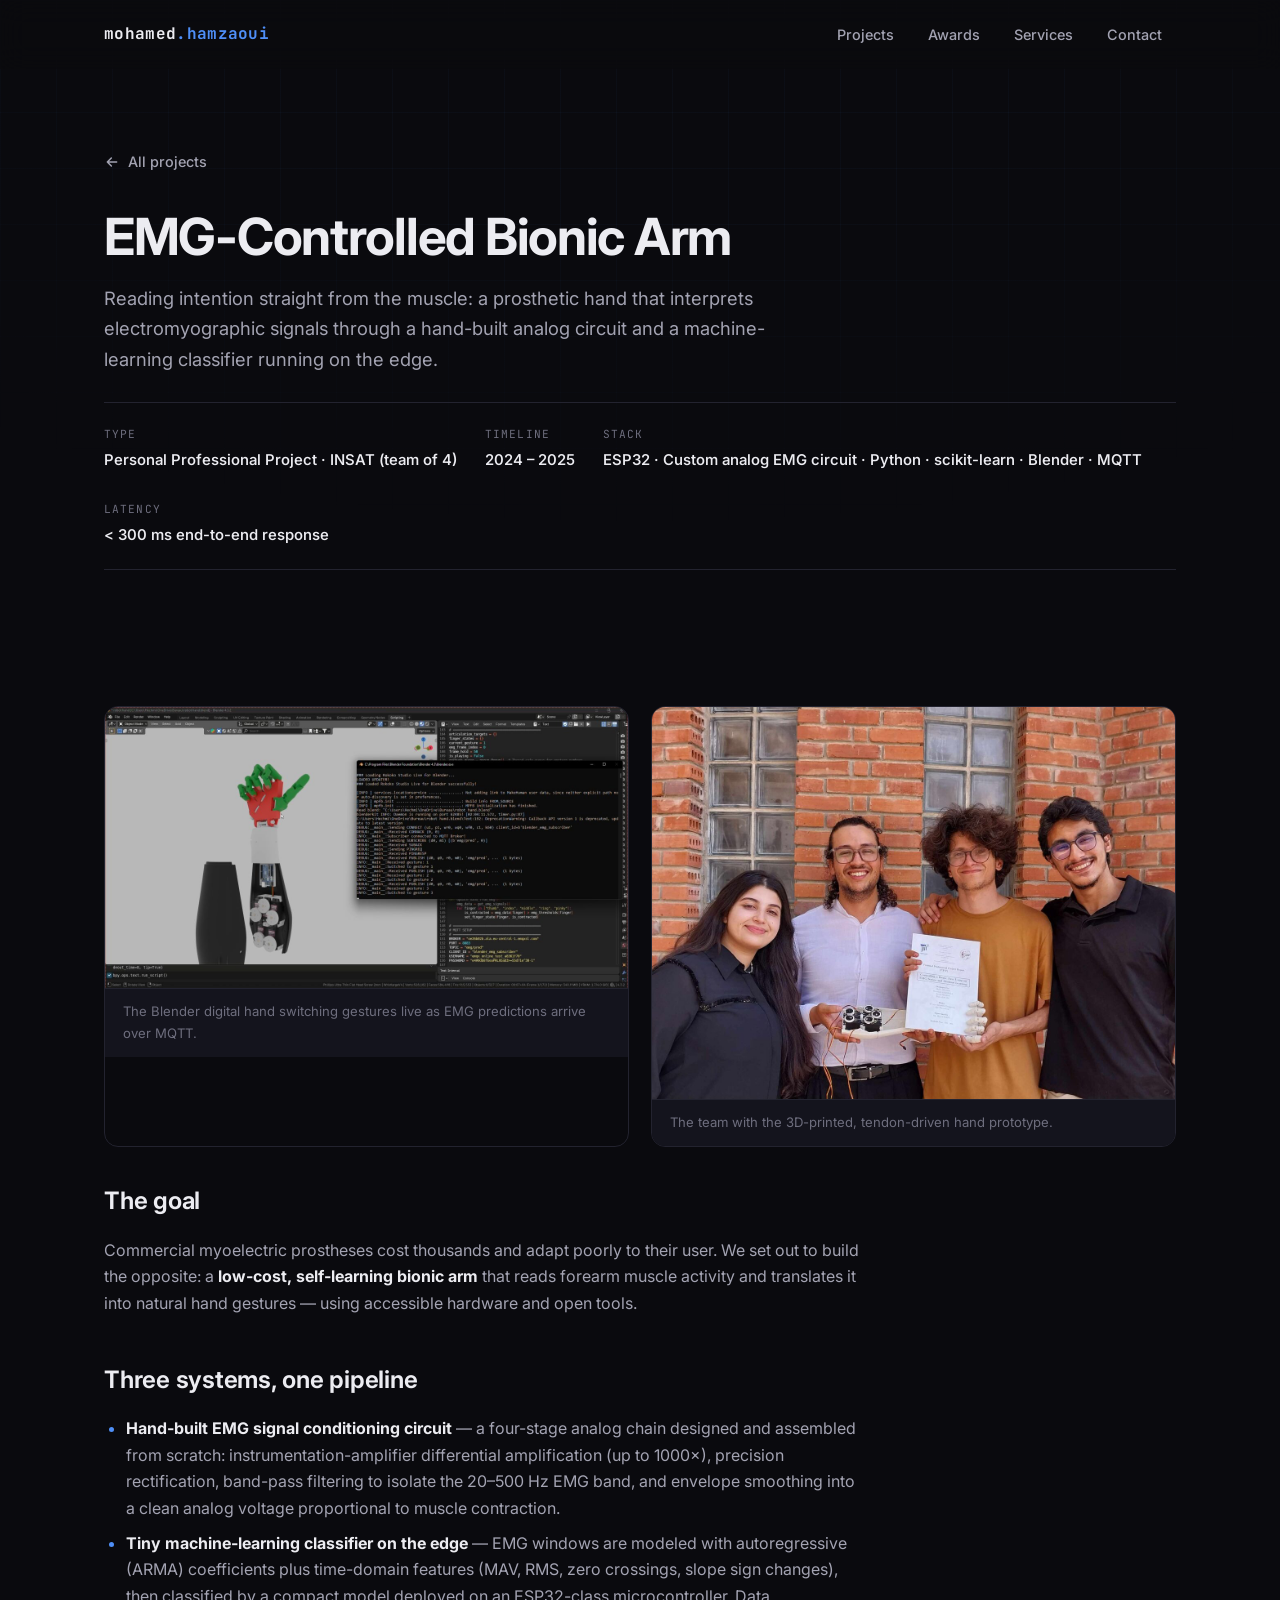
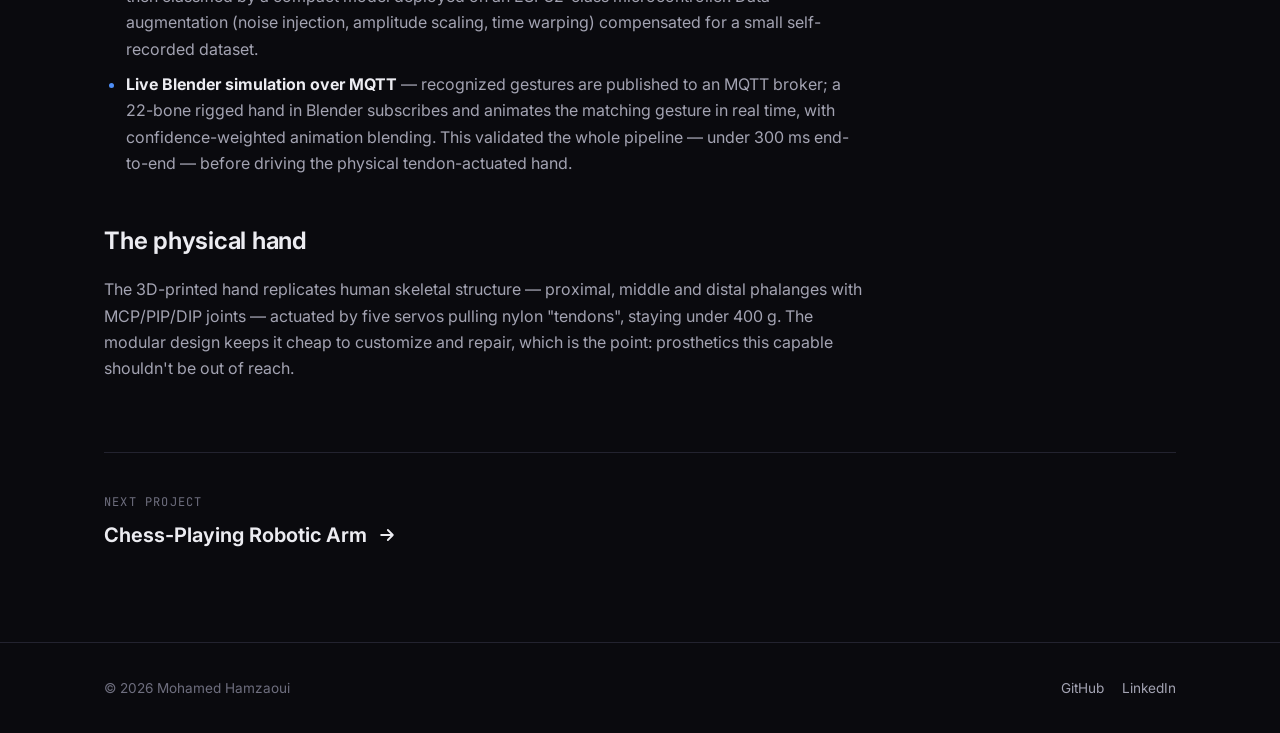
<file: projects/bionic-arm.html>
<!DOCTYPE html>
<html lang="en">
<head>
  <meta charset="UTF-8" />
  <meta name="viewport" content="width=device-width, initial-scale=1.0" />
  <title>EMG-Controlled Bionic Arm — Mohamed Hamzaoui</title>
  <meta name="description" content="A low-cost bionic arm driven by muscle signals: hand-built EMG conditioning circuit, TinyML gesture classifier on ESP32, and a live Blender simulation over MQTT." />
  <link rel="preconnect" href="https://fonts.googleapis.com" />
  <link rel="preconnect" href="https://fonts.gstatic.com" crossorigin />
  <link href="https://fonts.googleapis.com/css2?family=Inter:wght@400;500;600;700&family=JetBrains+Mono:wght@400;500;700&display=swap" rel="stylesheet" />
  <link rel="stylesheet" href="../assets/css/style.css" />
  <link rel="icon" href="data:image/svg+xml,<svg xmlns='http://www.w3.org/2000/svg' viewBox='0 0 100 100'><text y='.9em' font-size='90'>⚙️</text></svg>" />
</head>
<body>
  <div class="grid-bg" aria-hidden="true"></div>

  <nav class="nav">
    <div class="container nav-inner">
      <a href="../index.html" class="nav-logo">mohamed<span>.hamzaoui</span></a>
      <button class="nav-toggle" aria-label="Toggle menu" aria-expanded="false">
        <svg width="24" height="24" viewBox="0 0 24 24" fill="none" stroke="currentColor" stroke-width="2" stroke-linecap="round"><line x1="4" y1="7" x2="20" y2="7"/><line x1="4" y1="12" x2="20" y2="12"/><line x1="4" y1="17" x2="20" y2="17"/></svg>
      </button>
      <ul class="nav-links">
        <li><a href="../index.html#projects">Projects</a></li>
        <li><a href="../index.html#awards">Awards</a></li>
        <li><a href="../index.html#services">Services</a></li>
        <li><a href="../index.html#contact">Contact</a></li>
      </ul>
    </div>
  </nav>

  <header class="project-hero">
    <div class="container">
      <a href="../index.html#projects" class="back-link">
        <svg viewBox="0 0 24 24" fill="none" stroke="currentColor" stroke-width="2.2" stroke-linecap="round" stroke-linejoin="round"><path d="M19 12H5M11 18l-6-6 6-6"/></svg>
        All projects
      </a>
      <h1>EMG-Controlled Bionic Arm</h1>
      <p class="lede">Reading intention straight from the muscle: a prosthetic hand that interprets electromyographic signals through a hand-built analog circuit and a machine-learning classifier running on the edge.</p>
      <div class="meta-row">
        <div class="meta-item"><div class="meta-label">Type</div><div class="meta-value">Personal Professional Project · INSAT (team of 4)</div></div>
        <div class="meta-item"><div class="meta-label">Timeline</div><div class="meta-value">2024 – 2025</div></div>
        <div class="meta-item"><div class="meta-label">Stack</div><div class="meta-value">ESP32 · Custom analog EMG circuit · Python · scikit-learn · Blender · MQTT</div></div>
        <div class="meta-item"><div class="meta-label">Latency</div><div class="meta-value">&lt; 300 ms end-to-end response</div></div>
      </div>
    </div>
  </header>

  <main class="project-content">
    <div class="container">
      <div class="two-col-media reveal">
        <figure class="media-figure">
          <img src="../assets/img/bionic-blender.jpg" alt="Blender simulation of the bionic hand switching gestures live from MQTT EMG predictions" loading="lazy" />
          <figcaption>The Blender digital hand switching gestures live as EMG predictions arrive over MQTT.</figcaption>
        </figure>
        <figure class="media-figure">
          <img src="../assets/img/bionic-team.jpg" alt="The project team holding the 3D-printed tendon-driven prosthetic hand prototype" loading="lazy" />
          <figcaption>The team with the 3D-printed, tendon-driven hand prototype.</figcaption>
        </figure>
      </div>

      <div class="prose">
        <h2>The goal</h2>
        <p>Commercial myoelectric prostheses cost thousands and adapt poorly to their user. We set out to build the opposite: a <strong>low-cost, self-learning bionic arm</strong> that reads forearm muscle activity and translates it into natural hand gestures — using accessible hardware and open tools.</p>

        <h2>Three systems, one pipeline</h2>
        <ul>
          <li><strong>Hand-built EMG signal conditioning circuit</strong> — a four-stage analog chain designed and assembled from scratch: instrumentation-amplifier differential amplification (up to 1000×), precision rectification, band-pass filtering to isolate the 20–500 Hz EMG band, and envelope smoothing into a clean analog voltage proportional to muscle contraction.</li>
          <li><strong>Tiny machine-learning classifier on the edge</strong> — EMG windows are modeled with autoregressive (ARMA) coefficients plus time-domain features (MAV, RMS, zero crossings, slope sign changes), then classified by a compact model deployed on an ESP32-class microcontroller. Data augmentation (noise injection, amplitude scaling, time warping) compensated for a small self-recorded dataset.</li>
          <li><strong>Live Blender simulation over MQTT</strong> — recognized gestures are published to an MQTT broker; a 22-bone rigged hand in Blender subscribes and animates the matching gesture in real time, with confidence-weighted animation blending. This validated the whole pipeline — under 300 ms end-to-end — before driving the physical tendon-actuated hand.</li>
        </ul>

        <h2>The physical hand</h2>
        <p>The 3D-printed hand replicates human skeletal structure — proximal, middle and distal phalanges with MCP/PIP/DIP joints — actuated by five servos pulling nylon "tendons", staying under 400 g. The modular design keeps it cheap to customize and repair, which is the point: prosthetics this capable shouldn't be out of reach.</p>
      </div>

      <div class="next-project">
        <div>
          <div class="np-label">Next project</div>
          <a class="np-link" href="chess-robot.html">Chess-Playing Robotic Arm
            <svg viewBox="0 0 24 24" fill="none" stroke="currentColor" stroke-width="2.2" stroke-linecap="round" stroke-linejoin="round"><path d="M5 12h14M13 6l6 6-6 6"/></svg>
          </a>
        </div>
      </div>
    </div>
  </main>

  <footer>
    <div class="container footer-inner">
      <p>© <span id="year"></span> Mohamed Hamzaoui</p>
      <div class="footer-links">
        <a href="https://github.com/Hamzaoui-automation" target="_blank" rel="noopener">GitHub</a>
        <a href="https://www.linkedin.com/in/mohamed-hamzaoui4002/" target="_blank" rel="noopener">LinkedIn</a>
      </div>
    </div>
  </footer>

  <script src="../assets/js/main.js"></script>
</body>
</html>
</file>
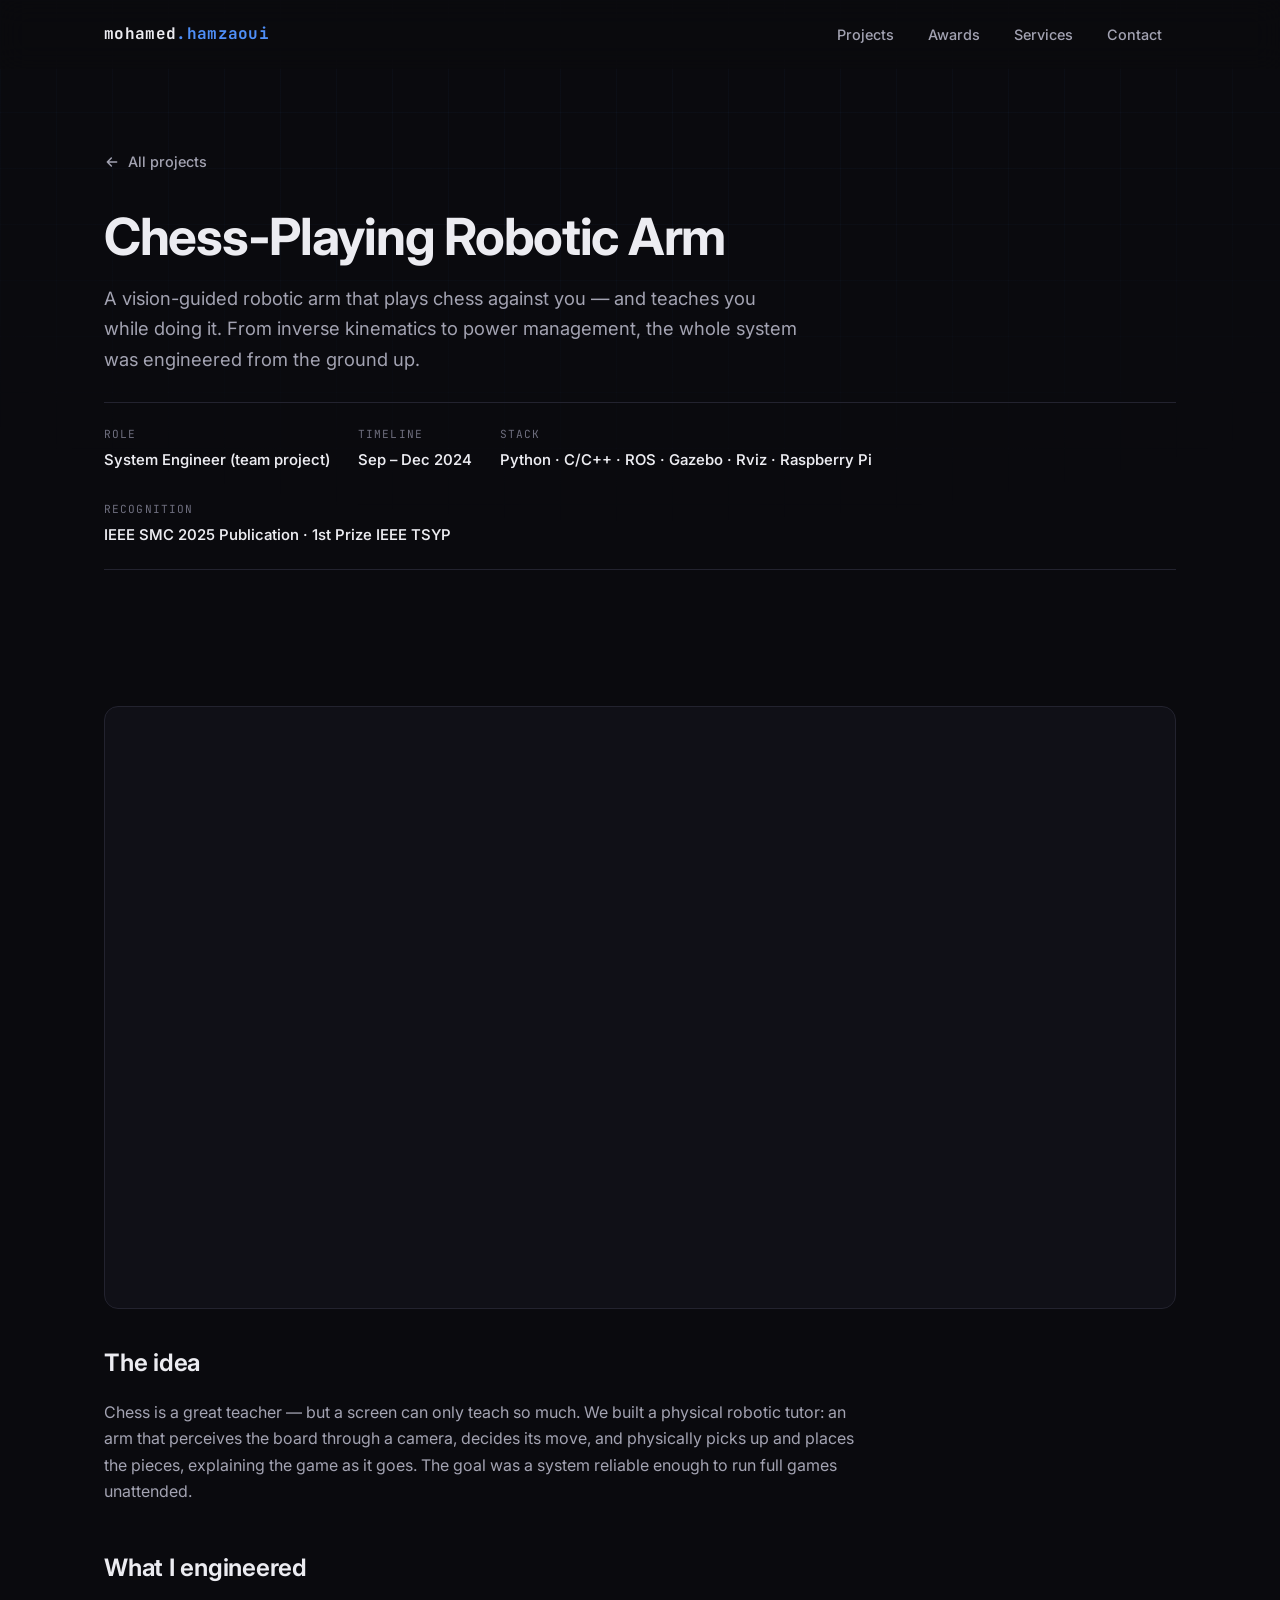
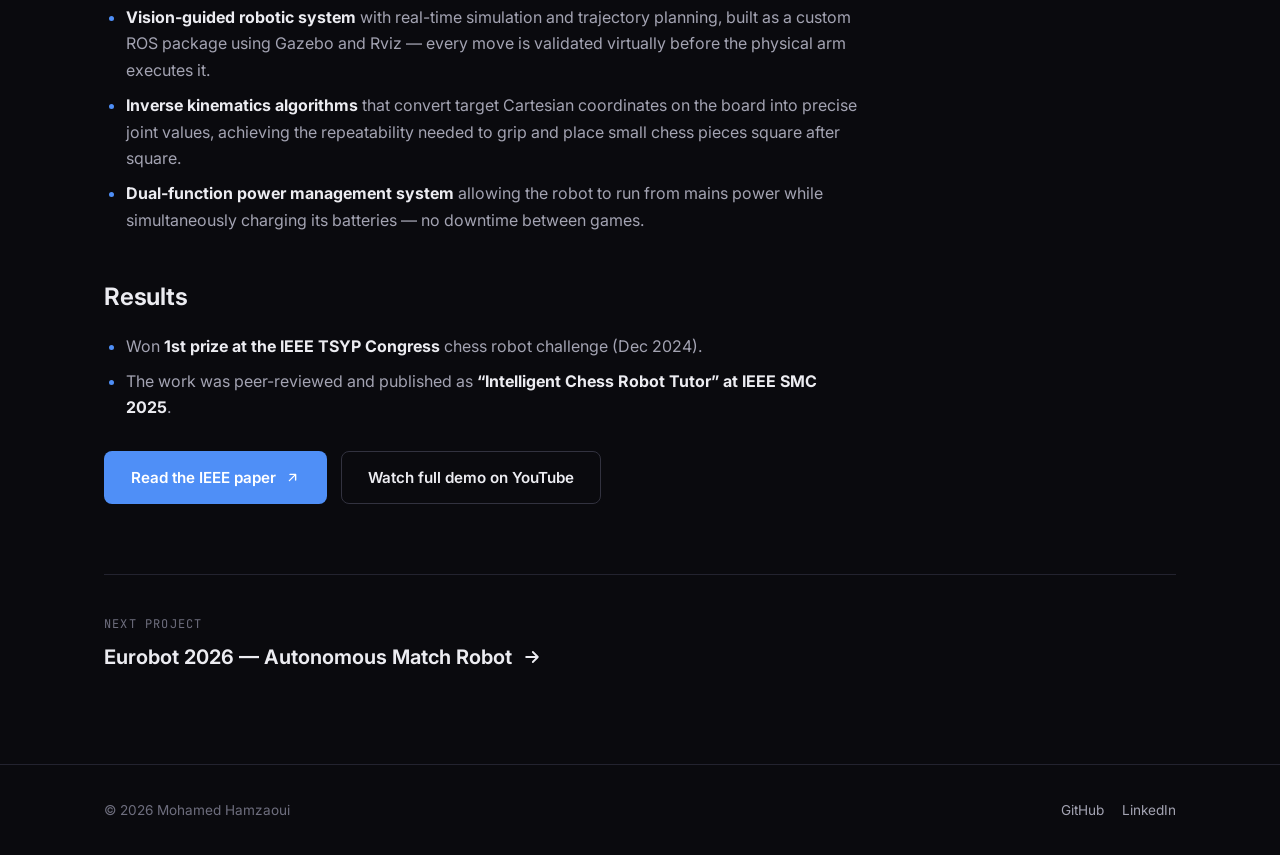
<file: projects/chess-robot.html>
<!DOCTYPE html>
<html lang="en">
<head>
  <meta charset="UTF-8" />
  <meta name="viewport" content="width=device-width, initial-scale=1.0" />
  <title>Chess-Playing Robotic Arm — Mohamed Hamzaoui</title>
  <meta name="description" content="A vision-guided robotic arm that plays and teaches chess. Published at IEEE SMC 2025, 1st prize at IEEE TSYP Congress." />
  <link rel="preconnect" href="https://fonts.googleapis.com" />
  <link rel="preconnect" href="https://fonts.gstatic.com" crossorigin />
  <link href="https://fonts.googleapis.com/css2?family=Inter:wght@400;500;600;700&family=JetBrains+Mono:wght@400;500;700&display=swap" rel="stylesheet" />
  <link rel="stylesheet" href="../assets/css/style.css" />
  <link rel="icon" href="data:image/svg+xml,<svg xmlns='http://www.w3.org/2000/svg' viewBox='0 0 100 100'><text y='.9em' font-size='90'>⚙️</text></svg>" />
</head>
<body>
  <div class="grid-bg" aria-hidden="true"></div>

  <nav class="nav">
    <div class="container nav-inner">
      <a href="../index.html" class="nav-logo">mohamed<span>.hamzaoui</span></a>
      <button class="nav-toggle" aria-label="Toggle menu" aria-expanded="false">
        <svg width="24" height="24" viewBox="0 0 24 24" fill="none" stroke="currentColor" stroke-width="2" stroke-linecap="round"><line x1="4" y1="7" x2="20" y2="7"/><line x1="4" y1="12" x2="20" y2="12"/><line x1="4" y1="17" x2="20" y2="17"/></svg>
      </button>
      <ul class="nav-links">
        <li><a href="../index.html#projects">Projects</a></li>
        <li><a href="../index.html#awards">Awards</a></li>
        <li><a href="../index.html#services">Services</a></li>
        <li><a href="../index.html#contact">Contact</a></li>
      </ul>
    </div>
  </nav>

  <header class="project-hero">
    <div class="container">
      <a href="../index.html#projects" class="back-link">
        <svg viewBox="0 0 24 24" fill="none" stroke="currentColor" stroke-width="2.2" stroke-linecap="round" stroke-linejoin="round"><path d="M19 12H5M11 18l-6-6 6-6"/></svg>
        All projects
      </a>
      <h1>Chess-Playing Robotic Arm</h1>
      <p class="lede">A vision-guided robotic arm that plays chess against you — and teaches you while doing it. From inverse kinematics to power management, the whole system was engineered from the ground up.</p>
      <div class="meta-row">
        <div class="meta-item"><div class="meta-label">Role</div><div class="meta-value">System Engineer (team project)</div></div>
        <div class="meta-item"><div class="meta-label">Timeline</div><div class="meta-value">Sep – Dec 2024</div></div>
        <div class="meta-item"><div class="meta-label">Stack</div><div class="meta-value">Python · C/C++ · ROS · Gazebo · Rviz · Raspberry Pi</div></div>
        <div class="meta-item"><div class="meta-label">Recognition</div><div class="meta-value">IEEE SMC 2025 Publication · 1st Prize IEEE TSYP</div></div>
      </div>
    </div>
  </header>

  <main class="project-content">
    <div class="container">
      <div class="video-embed reveal">
        <iframe src="https://www.youtube.com/embed/odGnHj1qUEk" title="Chess robot demo video" allow="accelerometer; autoplay; clipboard-write; encrypted-media; gyroscope; picture-in-picture" allowfullscreen loading="lazy"></iframe>
      </div>

      <div class="prose">
        <h2>The idea</h2>
        <p>Chess is a great teacher — but a screen can only teach so much. We built a physical robotic tutor: an arm that perceives the board through a camera, decides its move, and physically picks up and places the pieces, explaining the game as it goes. The goal was a system reliable enough to run full games unattended.</p>

        <h2>What I engineered</h2>
        <ul>
          <li><strong>Vision-guided robotic system</strong> with real-time simulation and trajectory planning, built as a custom ROS package using Gazebo and Rviz — every move is validated virtually before the physical arm executes it.</li>
          <li><strong>Inverse kinematics algorithms</strong> that convert target Cartesian coordinates on the board into precise joint values, achieving the repeatability needed to grip and place small chess pieces square after square.</li>
          <li><strong>Dual-function power management system</strong> allowing the robot to run from mains power while simultaneously charging its batteries — no downtime between games.</li>
        </ul>

        <h2>Results</h2>
        <ul>
          <li>Won <strong>1st prize at the IEEE TSYP Congress</strong> chess robot challenge (Dec 2024).</li>
          <li>The work was peer-reviewed and published as <strong>“Intelligent Chess Robot Tutor” at IEEE SMC 2025</strong>.</li>
        </ul>
      </div>

      <div class="link-buttons">
        <a href="https://ieeexplore.ieee.org/document/11342836" target="_blank" rel="noopener" class="btn btn-primary">
          Read the IEEE paper
          <svg width="15" height="15" viewBox="0 0 24 24" fill="none" stroke="currentColor" stroke-width="2.2" stroke-linecap="round" stroke-linejoin="round"><path d="M7 17 17 7M8 7h9v9"/></svg>
        </a>
        <a href="https://youtu.be/odGnHj1qUEk" target="_blank" rel="noopener" class="btn btn-ghost">Watch full demo on YouTube</a>
      </div>

      <div class="next-project">
        <div>
          <div class="np-label">Next project</div>
          <a class="np-link" href="eurobot.html">Eurobot 2026 — Autonomous Match Robot
            <svg viewBox="0 0 24 24" fill="none" stroke="currentColor" stroke-width="2.2" stroke-linecap="round" stroke-linejoin="round"><path d="M5 12h14M13 6l6 6-6 6"/></svg>
          </a>
        </div>
      </div>
    </div>
  </main>

  <footer>
    <div class="container footer-inner">
      <p>© <span id="year"></span> Mohamed Hamzaoui</p>
      <div class="footer-links">
        <a href="https://github.com/Hamzaoui-automation" target="_blank" rel="noopener">GitHub</a>
        <a href="https://www.linkedin.com/in/mohamed-hamzaoui4002/" target="_blank" rel="noopener">LinkedIn</a>
      </div>
    </div>
  </footer>

  <script src="../assets/js/main.js"></script>
</body>
</html>
</file>
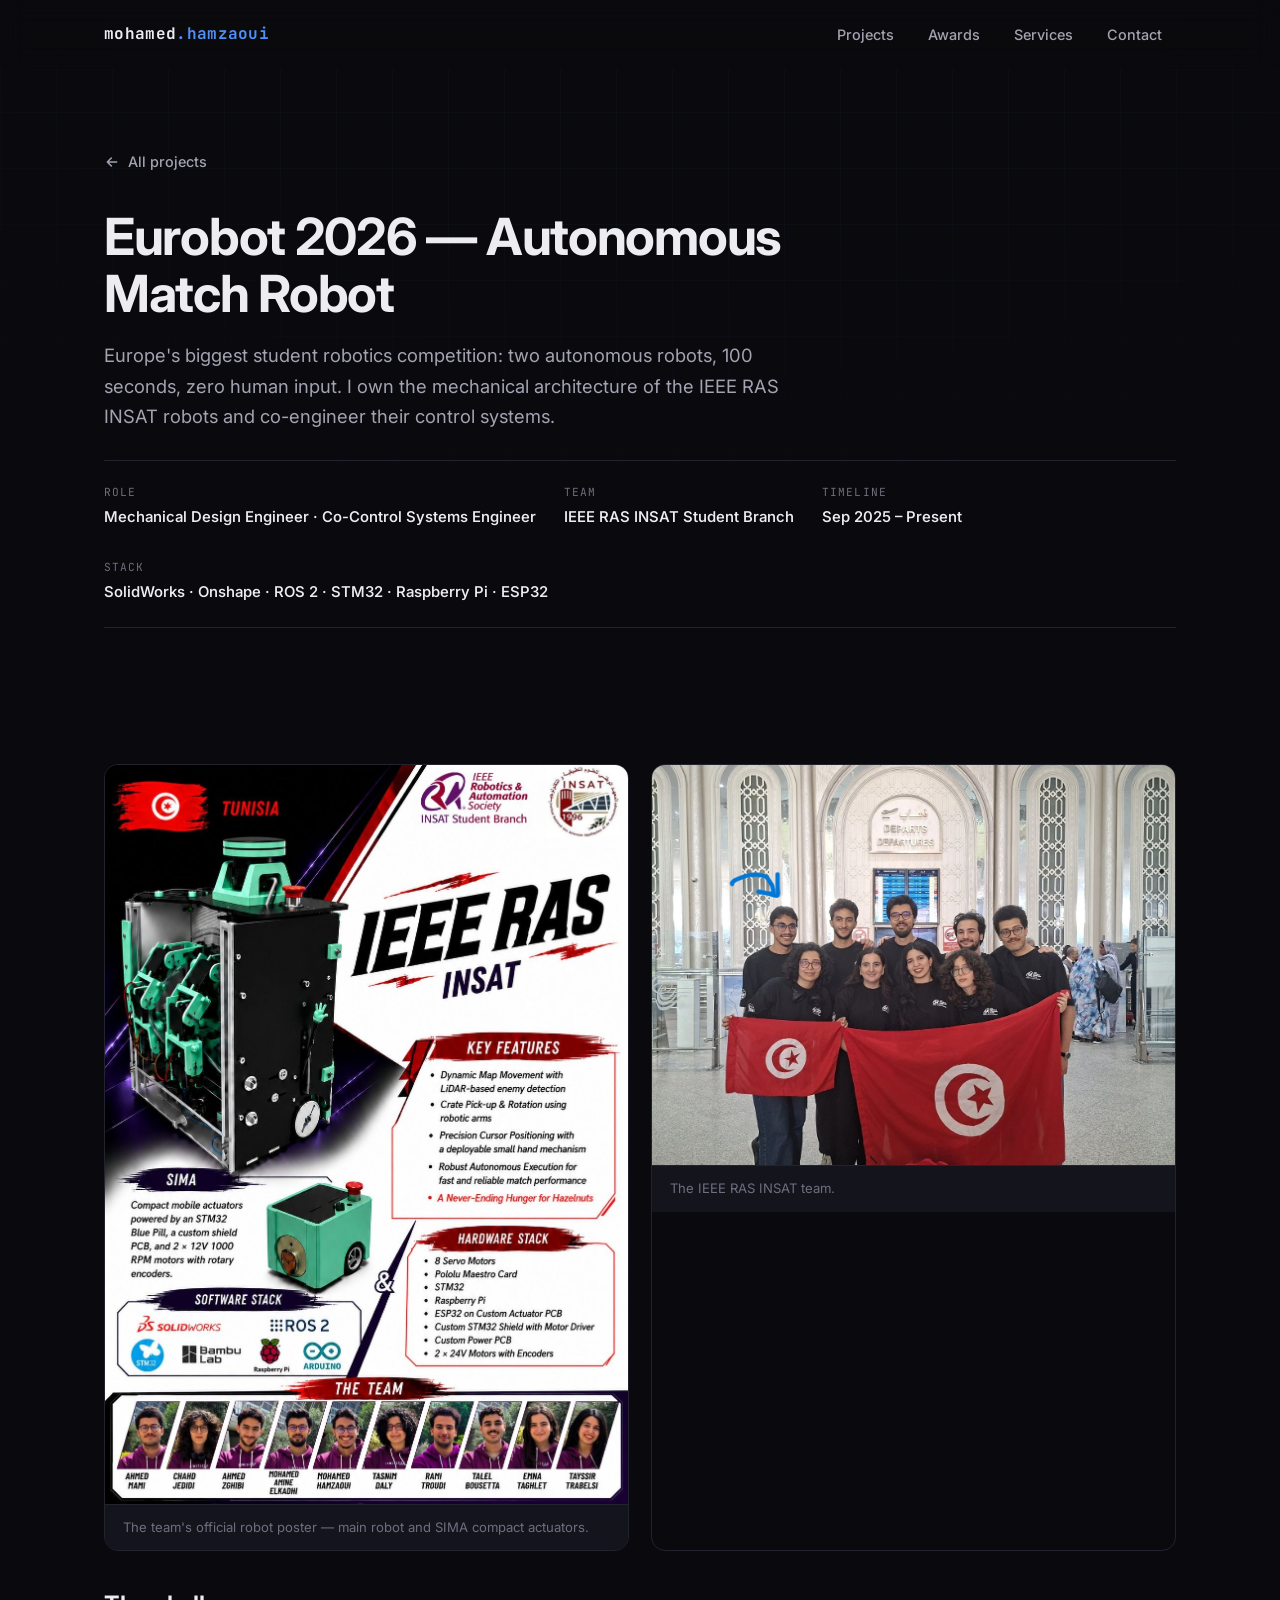
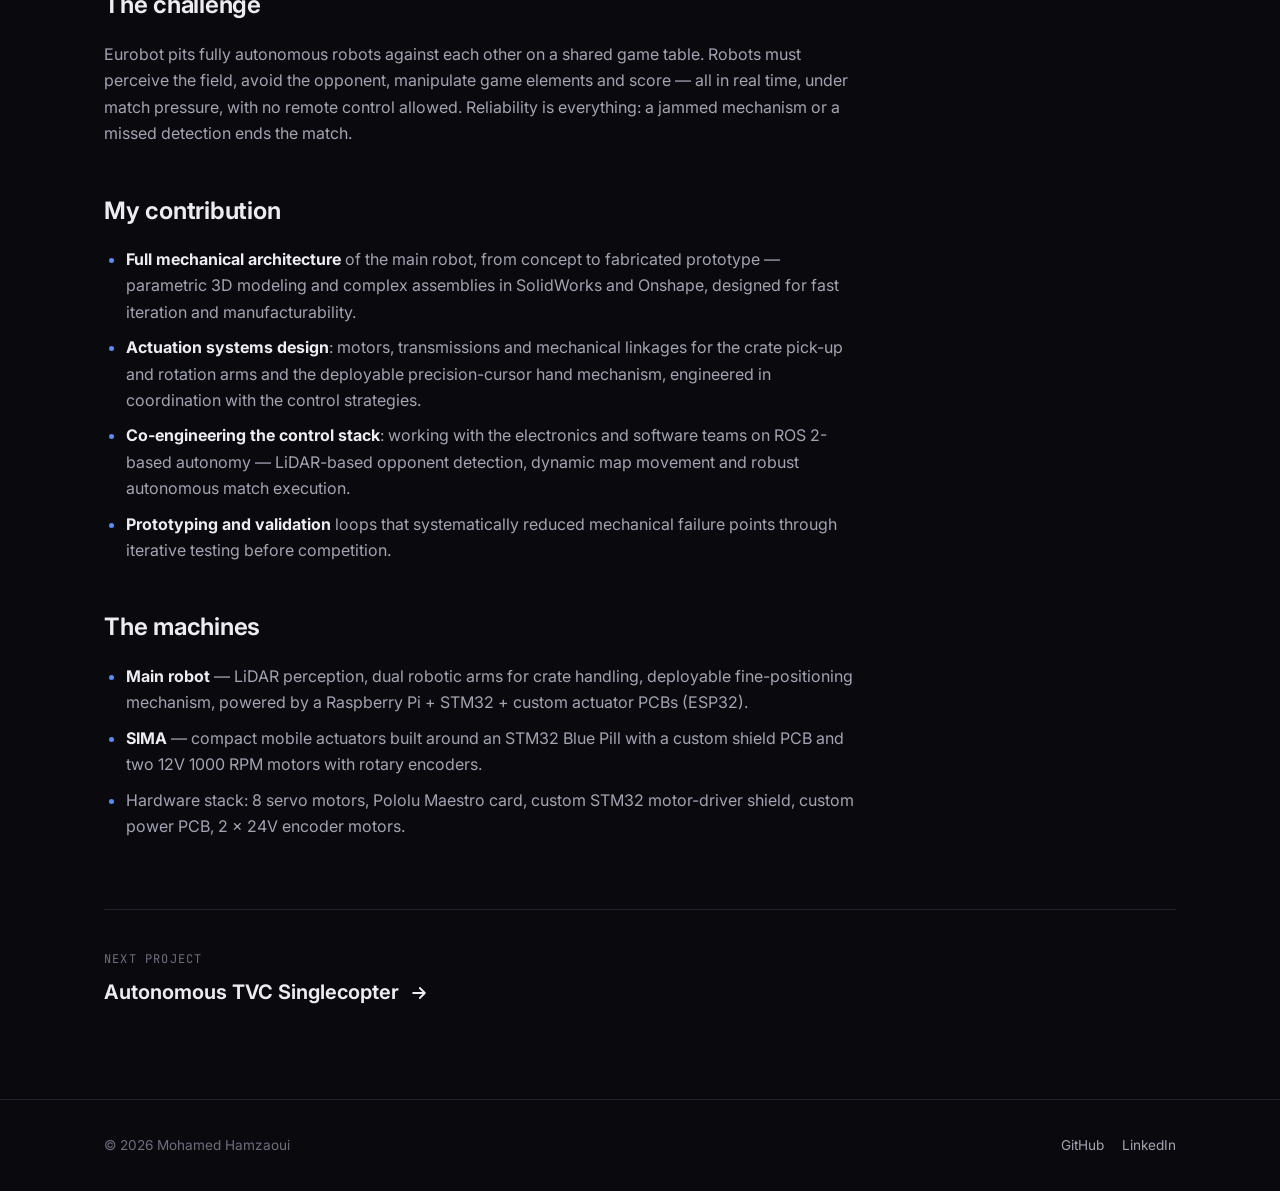
<file: projects/eurobot.html>
<!DOCTYPE html>
<html lang="en">
<head>
  <meta charset="UTF-8" />
  <meta name="viewport" content="width=device-width, initial-scale=1.0" />
  <title>Eurobot 2026 — Mohamed Hamzaoui</title>
  <meta name="description" content="Mechanical design engineer and co-control systems engineer of the IEEE RAS INSAT Eurobot team." />
  <link rel="preconnect" href="https://fonts.googleapis.com" />
  <link rel="preconnect" href="https://fonts.gstatic.com" crossorigin />
  <link href="https://fonts.googleapis.com/css2?family=Inter:wght@400;500;600;700&family=JetBrains+Mono:wght@400;500;700&display=swap" rel="stylesheet" />
  <link rel="stylesheet" href="../assets/css/style.css" />
  <link rel="icon" href="data:image/svg+xml,<svg xmlns='http://www.w3.org/2000/svg' viewBox='0 0 100 100'><text y='.9em' font-size='90'>⚙️</text></svg>" />
</head>
<body>
  <div class="grid-bg" aria-hidden="true"></div>

  <nav class="nav">
    <div class="container nav-inner">
      <a href="../index.html" class="nav-logo">mohamed<span>.hamzaoui</span></a>
      <button class="nav-toggle" aria-label="Toggle menu" aria-expanded="false">
        <svg width="24" height="24" viewBox="0 0 24 24" fill="none" stroke="currentColor" stroke-width="2" stroke-linecap="round"><line x1="4" y1="7" x2="20" y2="7"/><line x1="4" y1="12" x2="20" y2="12"/><line x1="4" y1="17" x2="20" y2="17"/></svg>
      </button>
      <ul class="nav-links">
        <li><a href="../index.html#projects">Projects</a></li>
        <li><a href="../index.html#awards">Awards</a></li>
        <li><a href="../index.html#services">Services</a></li>
        <li><a href="../index.html#contact">Contact</a></li>
      </ul>
    </div>
  </nav>

  <header class="project-hero">
    <div class="container">
      <a href="../index.html#projects" class="back-link">
        <svg viewBox="0 0 24 24" fill="none" stroke="currentColor" stroke-width="2.2" stroke-linecap="round" stroke-linejoin="round"><path d="M19 12H5M11 18l-6-6 6-6"/></svg>
        All projects
      </a>
      <h1>Eurobot 2026 — Autonomous Match Robot</h1>
      <p class="lede">Europe's biggest student robotics competition: two autonomous robots, 100 seconds, zero human input. I own the mechanical architecture of the IEEE RAS INSAT robots and co-engineer their control systems.</p>
      <div class="meta-row">
        <div class="meta-item"><div class="meta-label">Role</div><div class="meta-value">Mechanical Design Engineer · Co-Control Systems Engineer</div></div>
        <div class="meta-item"><div class="meta-label">Team</div><div class="meta-value">IEEE RAS INSAT Student Branch</div></div>
        <div class="meta-item"><div class="meta-label">Timeline</div><div class="meta-value">Sep 2025 – Present</div></div>
        <div class="meta-item"><div class="meta-label">Stack</div><div class="meta-value">SolidWorks · Onshape · ROS 2 · STM32 · Raspberry Pi · ESP32</div></div>
      </div>
    </div>
  </header>

  <main class="project-content">
    <div class="container">
      <div class="two-col-media reveal">
        <figure class="media-figure">
          <img src="../assets/img/eurobot-poster.jpg" alt="Official poster of the IEEE RAS INSAT Eurobot robot showing the main robot, SIMA actuators, hardware and software stack" loading="lazy" />
          <figcaption>The team's official robot poster — main robot and SIMA compact actuators.</figcaption>
        </figure>
        <figure class="media-figure">
          <img src="../assets/img/eurobot-team.jpg" alt="The IEEE RAS INSAT Eurobot team" loading="lazy" />
          <figcaption>The IEEE RAS INSAT team.</figcaption>
        </figure>
      </div>

      <div class="prose">
        <h2>The challenge</h2>
        <p>Eurobot pits fully autonomous robots against each other on a shared game table. Robots must perceive the field, avoid the opponent, manipulate game elements and score — all in real time, under match pressure, with no remote control allowed. Reliability is everything: a jammed mechanism or a missed detection ends the match.</p>

        <h2>My contribution</h2>
        <ul>
          <li><strong>Full mechanical architecture</strong> of the main robot, from concept to fabricated prototype — parametric 3D modeling and complex assemblies in SolidWorks and Onshape, designed for fast iteration and manufacturability.</li>
          <li><strong>Actuation systems design</strong>: motors, transmissions and mechanical linkages for the crate pick-up and rotation arms and the deployable precision-cursor hand mechanism, engineered in coordination with the control strategies.</li>
          <li><strong>Co-engineering the control stack</strong>: working with the electronics and software teams on ROS 2-based autonomy — LiDAR-based opponent detection, dynamic map movement and robust autonomous match execution.</li>
          <li><strong>Prototyping and validation</strong> loops that systematically reduced mechanical failure points through iterative testing before competition.</li>
        </ul>

        <h2>The machines</h2>
        <ul>
          <li><strong>Main robot</strong> — LiDAR perception, dual robotic arms for crate handling, deployable fine-positioning mechanism, powered by a Raspberry Pi + STM32 + custom actuator PCBs (ESP32).</li>
          <li><strong>SIMA</strong> — compact mobile actuators built around an STM32 Blue Pill with a custom shield PCB and two 12V 1000 RPM motors with rotary encoders.</li>
          <li>Hardware stack: 8 servo motors, Pololu Maestro card, custom STM32 motor-driver shield, custom power PCB, 2 × 24V encoder motors.</li>
        </ul>
      </div>

      <div class="next-project">
        <div>
          <div class="np-label">Next project</div>
          <a class="np-link" href="singlecopter.html">Autonomous TVC Singlecopter
            <svg viewBox="0 0 24 24" fill="none" stroke="currentColor" stroke-width="2.2" stroke-linecap="round" stroke-linejoin="round"><path d="M5 12h14M13 6l6 6-6 6"/></svg>
          </a>
        </div>
      </div>
    </div>
  </main>

  <footer>
    <div class="container footer-inner">
      <p>© <span id="year"></span> Mohamed Hamzaoui</p>
      <div class="footer-links">
        <a href="https://github.com/Hamzaoui-automation" target="_blank" rel="noopener">GitHub</a>
        <a href="https://www.linkedin.com/in/mohamed-hamzaoui4002/" target="_blank" rel="noopener">LinkedIn</a>
      </div>
    </div>
  </footer>

  <script src="../assets/js/main.js"></script>
</body>
</html>
</file>
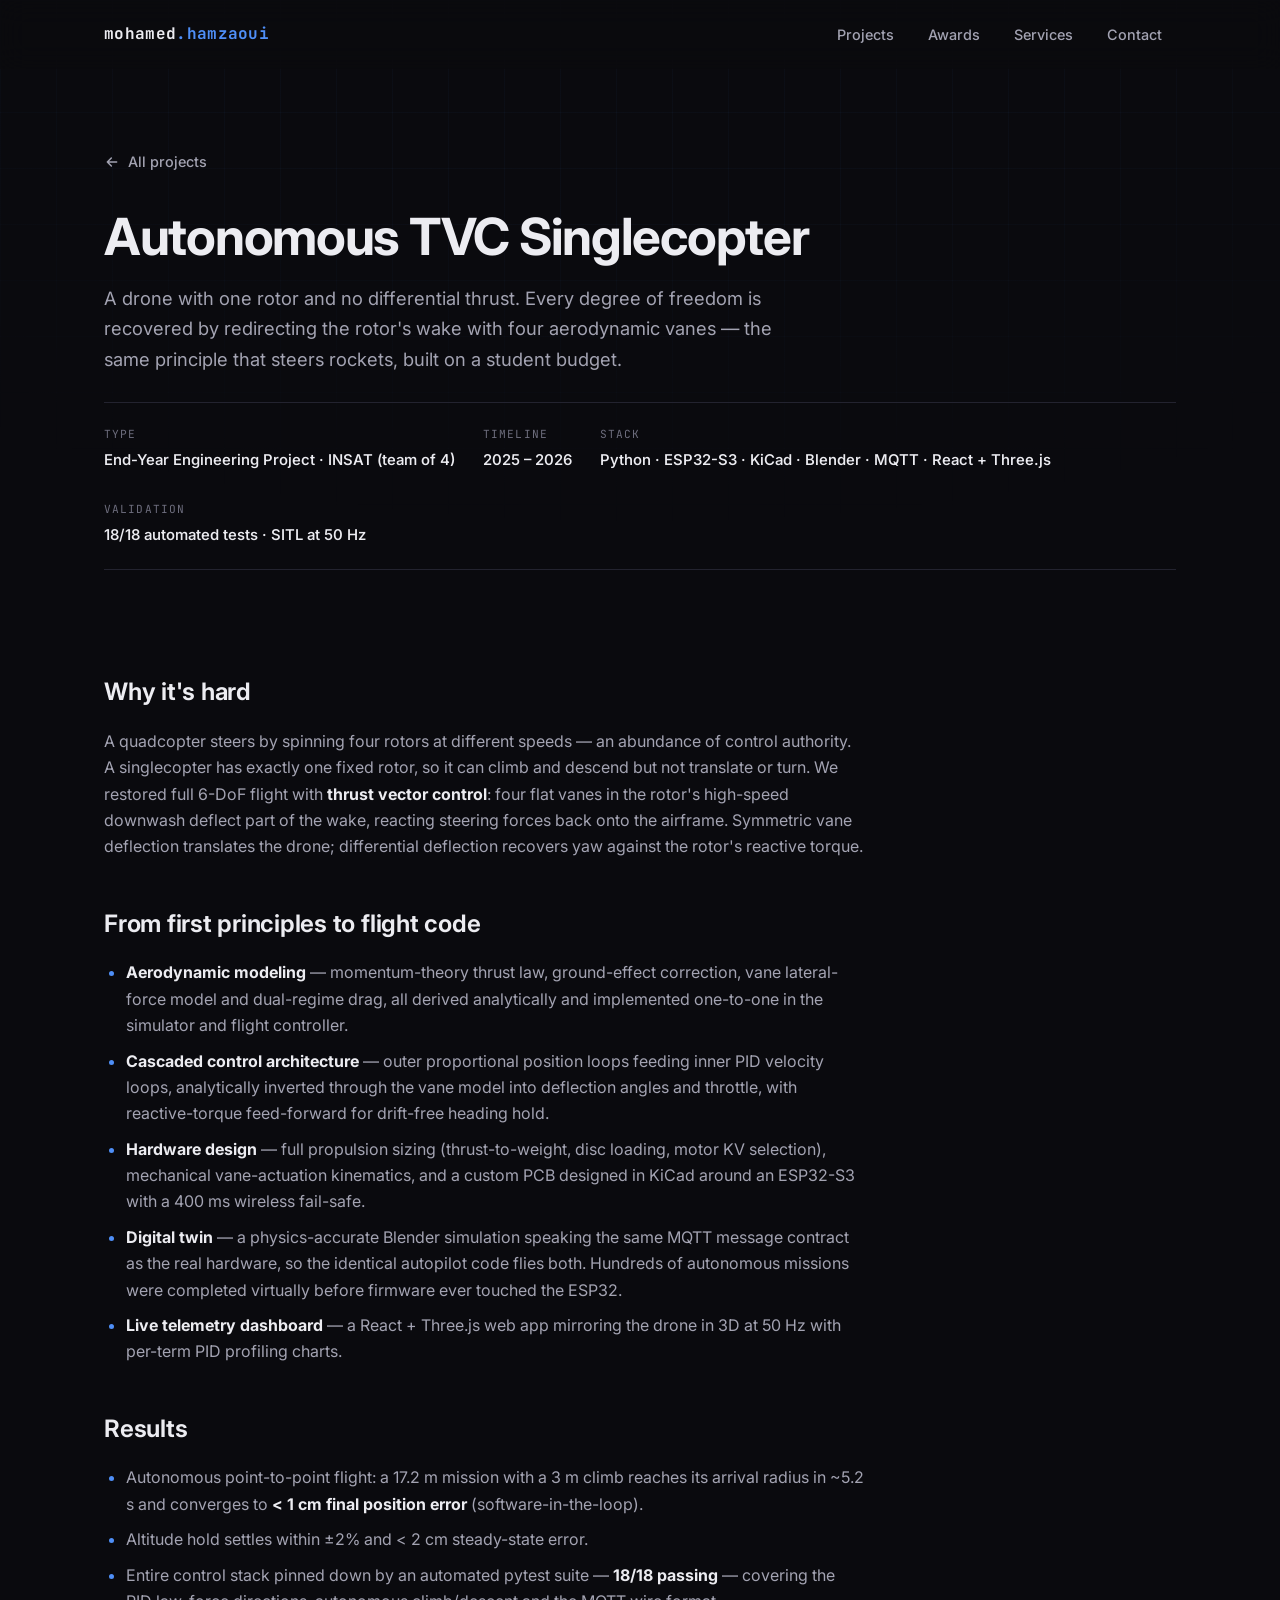
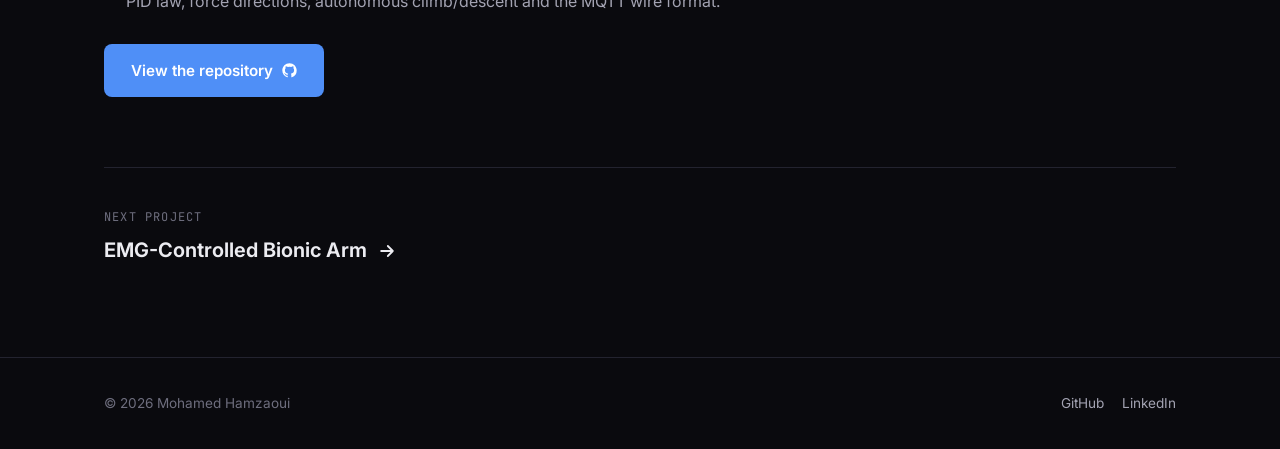
<file: projects/singlecopter.html>
<!DOCTYPE html>
<html lang="en">
<head>
  <meta charset="UTF-8" />
  <meta name="viewport" content="width=device-width, initial-scale=1.0" />
  <title>Autonomous TVC Singlecopter — Mohamed Hamzaoui</title>
  <meta name="description" content="A single-rotor drone steered by thrust vector control — from aerodynamic first principles to custom PCB, cascaded PID control and a Blender digital twin." />
  <link rel="preconnect" href="https://fonts.googleapis.com" />
  <link rel="preconnect" href="https://fonts.gstatic.com" crossorigin />
  <link href="https://fonts.googleapis.com/css2?family=Inter:wght@400;500;600;700&family=JetBrains+Mono:wght@400;500;700&display=swap" rel="stylesheet" />
  <link rel="stylesheet" href="../assets/css/style.css" />
  <link rel="icon" href="data:image/svg+xml,<svg xmlns='http://www.w3.org/2000/svg' viewBox='0 0 100 100'><text y='.9em' font-size='90'>⚙️</text></svg>" />
</head>
<body>
  <div class="grid-bg" aria-hidden="true"></div>

  <nav class="nav">
    <div class="container nav-inner">
      <a href="../index.html" class="nav-logo">mohamed<span>.hamzaoui</span></a>
      <button class="nav-toggle" aria-label="Toggle menu" aria-expanded="false">
        <svg width="24" height="24" viewBox="0 0 24 24" fill="none" stroke="currentColor" stroke-width="2" stroke-linecap="round"><line x1="4" y1="7" x2="20" y2="7"/><line x1="4" y1="12" x2="20" y2="12"/><line x1="4" y1="17" x2="20" y2="17"/></svg>
      </button>
      <ul class="nav-links">
        <li><a href="../index.html#projects">Projects</a></li>
        <li><a href="../index.html#awards">Awards</a></li>
        <li><a href="../index.html#services">Services</a></li>
        <li><a href="../index.html#contact">Contact</a></li>
      </ul>
    </div>
  </nav>

  <header class="project-hero">
    <div class="container">
      <a href="../index.html#projects" class="back-link">
        <svg viewBox="0 0 24 24" fill="none" stroke="currentColor" stroke-width="2.2" stroke-linecap="round" stroke-linejoin="round"><path d="M19 12H5M11 18l-6-6 6-6"/></svg>
        All projects
      </a>
      <h1>Autonomous TVC Singlecopter</h1>
      <p class="lede">A drone with one rotor and no differential thrust. Every degree of freedom is recovered by redirecting the rotor's wake with four aerodynamic vanes — the same principle that steers rockets, built on a student budget.</p>
      <div class="meta-row">
        <div class="meta-item"><div class="meta-label">Type</div><div class="meta-value">End-Year Engineering Project · INSAT (team of 4)</div></div>
        <div class="meta-item"><div class="meta-label">Timeline</div><div class="meta-value">2025 – 2026</div></div>
        <div class="meta-item"><div class="meta-label">Stack</div><div class="meta-value">Python · ESP32-S3 · KiCad · Blender · MQTT · React + Three.js</div></div>
        <div class="meta-item"><div class="meta-label">Validation</div><div class="meta-value">18/18 automated tests · SITL at 50 Hz</div></div>
      </div>
    </div>
  </header>

  <main class="project-content">
    <div class="container">
      <div class="prose">
        <h2>Why it's hard</h2>
        <p>A quadcopter steers by spinning four rotors at different speeds — an abundance of control authority. A singlecopter has exactly one fixed rotor, so it can climb and descend but not translate or turn. We restored full 6-DoF flight with <strong>thrust vector control</strong>: four flat vanes in the rotor's high-speed downwash deflect part of the wake, reacting steering forces back onto the airframe. Symmetric vane deflection translates the drone; differential deflection recovers yaw against the rotor's reactive torque.</p>

        <h2>From first principles to flight code</h2>
        <ul>
          <li><strong>Aerodynamic modeling</strong> — momentum-theory thrust law, ground-effect correction, vane lateral-force model and dual-regime drag, all derived analytically and implemented one-to-one in the simulator and flight controller.</li>
          <li><strong>Cascaded control architecture</strong> — outer proportional position loops feeding inner PID velocity loops, analytically inverted through the vane model into deflection angles and throttle, with reactive-torque feed-forward for drift-free heading hold.</li>
          <li><strong>Hardware design</strong> — full propulsion sizing (thrust-to-weight, disc loading, motor KV selection), mechanical vane-actuation kinematics, and a custom PCB designed in KiCad around an ESP32-S3 with a 400 ms wireless fail-safe.</li>
          <li><strong>Digital twin</strong> — a physics-accurate Blender simulation speaking the same MQTT message contract as the real hardware, so the identical autopilot code flies both. Hundreds of autonomous missions were completed virtually before firmware ever touched the ESP32.</li>
          <li><strong>Live telemetry dashboard</strong> — a React + Three.js web app mirroring the drone in 3D at 50 Hz with per-term PID profiling charts.</li>
        </ul>

        <h2>Results</h2>
        <ul>
          <li>Autonomous point-to-point flight: a 17.2 m mission with a 3 m climb reaches its arrival radius in ~5.2 s and converges to <strong>&lt; 1 cm final position error</strong> (software-in-the-loop).</li>
          <li>Altitude hold settles within ±2% and &lt; 2 cm steady-state error.</li>
          <li>Entire control stack pinned down by an automated pytest suite — <strong>18/18 passing</strong> — covering the PID law, force directions, autonomous climb/descent and the MQTT wire format.</li>
        </ul>
      </div>

      <div class="link-buttons">
        <a href="https://github.com/fayezzouari/autonomous-drone" target="_blank" rel="noopener" class="btn btn-primary">
          View the repository
          <svg width="15" height="15" viewBox="0 0 24 24" fill="currentColor"><path d="M12 .5C5.65.5.5 5.65.5 12c0 5.08 3.29 9.39 7.86 10.91.58.11.79-.25.79-.55v-2.15c-3.2.7-3.87-1.36-3.87-1.36-.52-1.33-1.28-1.68-1.28-1.68-1.04-.72.08-.7.08-.7 1.15.08 1.76 1.19 1.76 1.19 1.03 1.75 2.69 1.25 3.35.95.1-.74.4-1.25.72-1.54-2.55-.29-5.23-1.28-5.23-5.68 0-1.25.45-2.28 1.19-3.08-.12-.29-.52-1.46.11-3.05 0 0 .97-.31 3.17 1.18a11 11 0 0 1 5.78 0c2.2-1.49 3.17-1.18 3.17-1.18.63 1.59.23 2.76.11 3.05.74.8 1.19 1.83 1.19 3.08 0 4.42-2.69 5.39-5.25 5.67.41.35.77 1.05.77 2.12v3.15c0 .3.21.66.8.55A11.51 11.51 0 0 0 23.5 12C23.5 5.65 18.35.5 12 .5z"/></svg>
        </a>
      </div>

      <div class="next-project">
        <div>
          <div class="np-label">Next project</div>
          <a class="np-link" href="bionic-arm.html">EMG-Controlled Bionic Arm
            <svg viewBox="0 0 24 24" fill="none" stroke="currentColor" stroke-width="2.2" stroke-linecap="round" stroke-linejoin="round"><path d="M5 12h14M13 6l6 6-6 6"/></svg>
          </a>
        </div>
      </div>
    </div>
  </main>

  <footer>
    <div class="container footer-inner">
      <p>© <span id="year"></span> Mohamed Hamzaoui</p>
      <div class="footer-links">
        <a href="https://github.com/Hamzaoui-automation" target="_blank" rel="noopener">GitHub</a>
        <a href="https://www.linkedin.com/in/mohamed-hamzaoui4002/" target="_blank" rel="noopener">LinkedIn</a>
      </div>
    </div>
  </footer>

  <script src="../assets/js/main.js"></script>
</body>
</html>
</file>
<file: assets/css/style.css>
/* ============================================================
   Mohamed Hamzaoui — Portfolio
   Dark precision-engineering theme · Inter + JetBrains Mono
   ============================================================ */

:root {
  --bg: #0a0a0e;
  --bg-elevated: #101017;
  --surface: #14141d;
  --surface-hover: #191926;
  --border: #23232f;
  --border-strong: #32323f;
  --text: #ececf1;
  --text-secondary: #a3a3b2;
  --text-muted: #6e6e7e;
  --accent: #4f8ff7;
  --accent-strong: #6ba3ff;
  --accent-dim: rgba(79, 143, 247, 0.12);
  --accent-glow: rgba(79, 143, 247, 0.35);
  --radius: 14px;
  --radius-sm: 8px;
  --font-sans: "Inter", system-ui, -apple-system, "Segoe UI", sans-serif;
  --font-mono: "JetBrains Mono", ui-monospace, "Cascadia Code", monospace;
  --container: 1120px;
}

* { margin: 0; padding: 0; box-sizing: border-box; }

html { scroll-behavior: smooth; }

body {
  background: var(--bg);
  color: var(--text);
  font-family: var(--font-sans);
  font-size: 16px;
  line-height: 1.65;
  -webkit-font-smoothing: antialiased;
  overflow-x: hidden;
}

img { max-width: 100%; display: block; }

a { color: var(--accent); text-decoration: none; }
a:hover { color: var(--accent-strong); }

::selection { background: var(--accent-dim); color: var(--accent-strong); }

.container {
  max-width: var(--container);
  margin: 0 auto;
  padding: 0 24px;
}

/* ---------- Subtle grid backdrop ---------- */
.grid-bg {
  position: fixed;
  inset: 0;
  z-index: -1;
  background-image:
    linear-gradient(rgba(79,143,247,0.035) 1px, transparent 1px),
    linear-gradient(90deg, rgba(79,143,247,0.035) 1px, transparent 1px);
  background-size: 56px 56px;
  mask-image: radial-gradient(ellipse 90% 60% at 50% 0%, black 40%, transparent 100%);
  -webkit-mask-image: radial-gradient(ellipse 90% 60% at 50% 0%, black 40%, transparent 100%);
}

/* ---------- Navbar ---------- */
.nav {
  position: fixed;
  top: 0; left: 0; right: 0;
  z-index: 100;
  background: rgba(10, 10, 14, 0.8);
  backdrop-filter: blur(14px);
  -webkit-backdrop-filter: blur(14px);
  border-bottom: 1px solid transparent;
  transition: border-color 0.3s ease;
}
.nav.scrolled { border-bottom-color: var(--border); }

.nav-inner {
  display: flex;
  align-items: center;
  justify-content: space-between;
  height: 68px;
}

.nav-logo {
  font-family: var(--font-mono);
  font-weight: 700;
  font-size: 1rem;
  color: var(--text);
  letter-spacing: 0.02em;
}
.nav-logo span { color: var(--accent); }

.nav-links {
  display: flex;
  gap: 6px;
  list-style: none;
}
.nav-links a {
  color: var(--text-secondary);
  font-size: 0.9rem;
  font-weight: 500;
  padding: 8px 14px;
  border-radius: var(--radius-sm);
  transition: color 0.2s, background 0.2s;
}
.nav-links a:hover { color: var(--text); background: var(--surface); }

.nav-toggle {
  display: none;
  background: none;
  border: none;
  color: var(--text);
  cursor: pointer;
  padding: 8px;
}

/* ---------- Hero ---------- */
.hero {
  min-height: 100svh;
  display: flex;
  flex-direction: column;
  justify-content: center;
  padding-top: 68px;
  position: relative;
}

.hero-tag {
  display: inline-flex;
  align-items: center;
  gap: 8px;
  font-family: var(--font-mono);
  font-size: 0.8rem;
  color: var(--accent);
  background: var(--accent-dim);
  border: 1px solid rgba(79,143,247,0.25);
  padding: 6px 14px;
  border-radius: 100px;
  width: fit-content;
  margin-bottom: 28px;
}
.hero-tag::before {
  content: "";
  width: 7px; height: 7px;
  border-radius: 50%;
  background: var(--accent);
  box-shadow: 0 0 8px var(--accent-glow);
  animation: pulse 2.4s ease-in-out infinite;
}
@keyframes pulse {
  0%, 100% { opacity: 1; }
  50% { opacity: 0.35; }
}

.hero h1 {
  font-size: clamp(2.6rem, 6.5vw, 4.6rem);
  font-weight: 700;
  line-height: 1.08;
  letter-spacing: -0.03em;
  margin-bottom: 24px;
  max-width: 850px;
}
.hero h1 .accent { color: var(--accent); }

.hero-sub {
  font-size: clamp(1.05rem, 2vw, 1.25rem);
  color: var(--text-secondary);
  max-width: 640px;
  margin-bottom: 40px;
}
.hero-sub strong { color: var(--text); font-weight: 600; }

.hero-actions {
  display: flex;
  gap: 14px;
  flex-wrap: wrap;
  margin-bottom: 48px;
}

.btn {
  display: inline-flex;
  align-items: center;
  gap: 9px;
  padding: 13px 26px;
  border-radius: var(--radius-sm);
  font-weight: 600;
  font-size: 0.95rem;
  cursor: pointer;
  transition: transform 0.2s, box-shadow 0.2s, background 0.2s, border-color 0.2s;
  border: 1px solid transparent;
}
.btn:active { transform: scale(0.97); }
.btn-primary {
  background: var(--accent);
  color: #fff;
}
.btn-primary:hover {
  background: var(--accent-strong);
  color: #fff;
  box-shadow: 0 6px 24px var(--accent-glow);
  transform: translateY(-2px);
}
.btn-ghost {
  background: transparent;
  color: var(--text);
  border-color: var(--border-strong);
}
.btn-ghost:hover {
  border-color: var(--accent);
  color: var(--accent-strong);
  transform: translateY(-2px);
}

.hero-socials {
  display: flex;
  gap: 10px;
}
.social-link {
  display: inline-flex;
  align-items: center;
  justify-content: center;
  width: 44px; height: 44px;
  border-radius: var(--radius-sm);
  border: 1px solid var(--border);
  color: var(--text-secondary);
  transition: all 0.2s;
}
.social-link:hover {
  color: var(--accent-strong);
  border-color: var(--accent);
  background: var(--accent-dim);
  transform: translateY(-2px);
}
.social-link svg { width: 20px; height: 20px; }

/* ---------- Sections ---------- */
section { padding: 96px 0; }

.section-label {
  font-family: var(--font-mono);
  font-size: 0.8rem;
  color: var(--accent);
  letter-spacing: 0.12em;
  text-transform: uppercase;
  margin-bottom: 12px;
}
.section-title {
  font-size: clamp(1.8rem, 4vw, 2.6rem);
  font-weight: 700;
  letter-spacing: -0.02em;
  margin-bottom: 16px;
}
.section-desc {
  color: var(--text-secondary);
  max-width: 620px;
  margin-bottom: 48px;
}

/* ---------- Projects grid ---------- */
.projects-grid {
  display: grid;
  grid-template-columns: repeat(2, 1fr);
  gap: 26px;
}

.project-card {
  background: var(--surface);
  border: 1px solid var(--border);
  border-radius: var(--radius);
  overflow: hidden;
  display: flex;
  flex-direction: column;
  transition: transform 0.3s ease, border-color 0.3s ease, box-shadow 0.3s ease;
  color: inherit;
  cursor: pointer;
}
.project-card:hover {
  transform: translateY(-6px);
  border-color: var(--border-strong);
  box-shadow: 0 20px 44px rgba(0,0,0,0.45), 0 0 0 1px rgba(79,143,247,0.15);
  color: inherit;
}

.project-media {
  aspect-ratio: 16 / 9;
  overflow: hidden;
  background: var(--bg-elevated);
  position: relative;
}
.project-media img {
  width: 100%; height: 100%;
  object-fit: cover;
  transition: transform 0.45s ease;
}
.project-card:hover .project-media img { transform: scale(1.045); }
.project-media svg.placeholder-art { width: 100%; height: 100%; }

.project-body { padding: 26px; flex: 1; display: flex; flex-direction: column; }

.project-tags {
  display: flex;
  flex-wrap: wrap;
  gap: 7px;
  margin-bottom: 14px;
}
.tag {
  font-family: var(--font-mono);
  font-size: 0.68rem;
  color: var(--text-secondary);
  background: var(--bg-elevated);
  border: 1px solid var(--border);
  padding: 3px 9px;
  border-radius: 100px;
  white-space: nowrap;
}
.tag.highlight { color: var(--accent); border-color: rgba(79,143,247,0.35); background: var(--accent-dim); }

.project-body h3 {
  font-size: 1.3rem;
  font-weight: 650;
  letter-spacing: -0.01em;
  margin-bottom: 10px;
}
.project-body p {
  color: var(--text-secondary);
  font-size: 0.94rem;
  flex: 1;
}
.project-cta {
  margin-top: 20px;
  display: inline-flex;
  align-items: center;
  gap: 7px;
  color: var(--accent);
  font-weight: 600;
  font-size: 0.9rem;
}
.project-cta svg { transition: transform 0.25s; width: 16px; height: 16px; }
.project-card:hover .project-cta svg { transform: translateX(4px); }

/* ---------- Awards ---------- */
.awards-list {
  display: grid;
  gap: 14px;
}
.award-item {
  display: flex;
  align-items: center;
  gap: 20px;
  background: var(--surface);
  border: 1px solid var(--border);
  border-radius: var(--radius);
  padding: 20px 26px;
  transition: border-color 0.25s, transform 0.25s;
}
.award-item:hover { border-color: var(--border-strong); transform: translateX(4px); }
.award-medal {
  flex-shrink: 0;
  font-family: var(--font-mono);
  font-weight: 700;
  font-size: 0.82rem;
  color: var(--accent);
  background: var(--accent-dim);
  border: 1px solid rgba(79,143,247,0.3);
  border-radius: var(--radius-sm);
  padding: 8px 13px;
  white-space: nowrap;
}
.award-info h4 { font-size: 1.02rem; font-weight: 600; margin-bottom: 3px; }
.award-info p { color: var(--text-secondary); font-size: 0.88rem; }

/* ---------- Certifications ---------- */
.cert-wrap {
  display: grid;
  grid-template-columns: 1fr 1fr;
  gap: 26px;
  align-items: stretch;
}
.cert-badges {
  display: grid;
  grid-template-columns: 1fr 1fr;
  gap: 26px;
}
.cert-card {
  background: var(--surface);
  border: 1px solid var(--border);
  border-radius: var(--radius);
  padding: 30px;
  text-align: center;
  transition: transform 0.3s, border-color 0.3s, box-shadow 0.3s;
}
.cert-card:hover {
  transform: translateY(-5px);
  border-color: rgba(79,143,247,0.4);
  box-shadow: 0 16px 36px rgba(0,0,0,0.4);
}
.cert-card img {
  width: 130px;
  margin: 0 auto 18px;
  filter: drop-shadow(0 6px 18px rgba(0,0,0,0.5));
}
.cert-card h4 { font-size: 1rem; font-weight: 650; margin-bottom: 6px; }
.cert-card p { font-size: 0.84rem; color: var(--text-secondary); }

.youtube-card {
  background: linear-gradient(135deg, var(--surface) 0%, #16121c 100%);
  border: 1px solid var(--border);
  border-radius: var(--radius);
  padding: 38px;
  display: flex;
  flex-direction: column;
  justify-content: center;
  gap: 14px;
  transition: border-color 0.3s;
}
.youtube-card:hover { border-color: var(--border-strong); }
.youtube-card .yt-icon {
  width: 46px; height: 46px;
  color: #ff4444;
}
.youtube-card h3 { font-size: 1.35rem; font-weight: 650; letter-spacing: -0.01em; }
.youtube-card p { color: var(--text-secondary); font-size: 0.95rem; }

/* ---------- Services ---------- */
.services-grid {
  display: grid;
  grid-template-columns: repeat(2, 1fr);
  gap: 26px;
}
.service-card {
  background: var(--surface);
  border: 1px solid var(--border);
  border-radius: var(--radius);
  padding: 34px;
  transition: transform 0.3s, border-color 0.3s, box-shadow 0.3s;
}
.service-card:hover {
  transform: translateY(-5px);
  border-color: rgba(79,143,247,0.35);
  box-shadow: 0 16px 36px rgba(0,0,0,0.4);
}
.service-icon {
  width: 52px; height: 52px;
  border-radius: var(--radius-sm);
  background: var(--accent-dim);
  border: 1px solid rgba(79,143,247,0.3);
  display: flex;
  align-items: center;
  justify-content: center;
  color: var(--accent);
  margin-bottom: 22px;
}
.service-icon svg { width: 26px; height: 26px; }
.service-card h3 { font-size: 1.18rem; font-weight: 650; margin-bottom: 10px; letter-spacing: -0.01em; }
.service-card p { color: var(--text-secondary); font-size: 0.94rem; }

/* ---------- Contact ---------- */
.contact-box {
  background: linear-gradient(160deg, var(--surface) 0%, #101019 100%);
  border: 1px solid var(--border);
  border-radius: 20px;
  padding: clamp(40px, 6vw, 72px);
  text-align: center;
  position: relative;
  overflow: hidden;
}
.contact-box::before {
  content: "";
  position: absolute;
  top: -120px; left: 50%;
  transform: translateX(-50%);
  width: 480px; height: 240px;
  background: radial-gradient(ellipse, var(--accent-glow) 0%, transparent 70%);
  opacity: 0.5;
  pointer-events: none;
}
.contact-box h2 {
  font-size: clamp(1.7rem, 4vw, 2.4rem);
  font-weight: 700;
  letter-spacing: -0.02em;
  margin-bottom: 14px;
  position: relative;
}
.contact-box p {
  color: var(--text-secondary);
  max-width: 520px;
  margin: 0 auto 34px;
  position: relative;
}
.contact-actions {
  display: flex;
  gap: 14px;
  justify-content: center;
  flex-wrap: wrap;
  position: relative;
}

.contact-email {
  display: block;
  margin-top: 22px;
  font-family: var(--font-mono);
  font-size: 0.92rem;
  color: var(--text-secondary);
  position: relative;
  transition: color 0.2s;
}
.contact-email:hover { color: var(--accent-strong); }

/* ---------- Footer ---------- */
footer {
  border-top: 1px solid var(--border);
  padding: 34px 0;
}
.footer-inner {
  display: flex;
  align-items: center;
  justify-content: space-between;
  gap: 16px;
  flex-wrap: wrap;
}
footer p { color: var(--text-muted); font-size: 0.85rem; }
.footer-links { display: flex; gap: 18px; }
.footer-links a { color: var(--text-secondary); font-size: 0.85rem; }
.footer-links a:hover { color: var(--accent-strong); }

/* ---------- Project detail pages ---------- */
.project-hero {
  padding: 150px 0 50px;
}
.back-link {
  display: inline-flex;
  align-items: center;
  gap: 8px;
  font-size: 0.9rem;
  font-weight: 500;
  color: var(--text-secondary);
  margin-bottom: 34px;
  transition: color 0.2s;
}
.back-link:hover { color: var(--accent-strong); }
.back-link svg { width: 16px; height: 16px; }

.project-hero h1 {
  font-size: clamp(2rem, 5vw, 3.2rem);
  font-weight: 700;
  letter-spacing: -0.025em;
  line-height: 1.12;
  margin-bottom: 18px;
  max-width: 800px;
}
.project-hero .lede {
  font-size: 1.15rem;
  color: var(--text-secondary);
  max-width: 700px;
  margin-bottom: 28px;
}
.meta-row {
  display: flex;
  flex-wrap: wrap;
  gap: 28px;
  padding: 22px 0;
  border-top: 1px solid var(--border);
  border-bottom: 1px solid var(--border);
  margin-bottom: 12px;
}
.meta-item .meta-label {
  font-family: var(--font-mono);
  font-size: 0.7rem;
  text-transform: uppercase;
  letter-spacing: 0.1em;
  color: var(--text-muted);
  margin-bottom: 4px;
}
.meta-item .meta-value { font-size: 0.93rem; font-weight: 550; }

.project-content { padding: 40px 0 90px; }
.project-content .prose { max-width: 760px; }
.prose h2 {
  font-size: 1.5rem;
  font-weight: 650;
  letter-spacing: -0.01em;
  margin: 44px 0 16px;
}
.prose h2:first-child { margin-top: 0; }
.prose p { color: var(--text-secondary); margin-bottom: 16px; }
.prose strong { color: var(--text); }
.prose ul { margin: 0 0 16px 22px; color: var(--text-secondary); }
.prose li { margin-bottom: 9px; }
.prose li::marker { color: var(--accent); }

.media-figure {
  margin: 34px 0;
  border-radius: var(--radius);
  overflow: hidden;
  border: 1px solid var(--border);
}
.media-figure img { width: 100%; }
.media-figure figcaption {
  padding: 12px 18px;
  font-size: 0.82rem;
  color: var(--text-muted);
  background: var(--surface);
  border-top: 1px solid var(--border);
}

.video-embed {
  position: relative;
  aspect-ratio: 16 / 9;
  border-radius: var(--radius);
  overflow: hidden;
  border: 1px solid var(--border);
  margin: 34px 0;
  background: var(--bg-elevated);
}
.video-embed iframe {
  position: absolute;
  inset: 0;
  width: 100%; height: 100%;
  border: 0;
}

.link-buttons { display: flex; gap: 14px; flex-wrap: wrap; margin: 30px 0; }

.two-col-media {
  display: grid;
  grid-template-columns: 1fr 1fr;
  gap: 22px;
  margin: 34px 0;
}
.two-col-media .media-figure { margin: 0; }

.next-project {
  margin-top: 70px;
  padding-top: 40px;
  border-top: 1px solid var(--border);
  display: flex;
  justify-content: space-between;
  align-items: center;
  gap: 16px;
  flex-wrap: wrap;
}
.next-project .np-label {
  font-family: var(--font-mono);
  font-size: 0.75rem;
  text-transform: uppercase;
  letter-spacing: 0.1em;
  color: var(--text-muted);
  margin-bottom: 6px;
}
.next-project a.np-link {
  font-size: 1.25rem;
  font-weight: 650;
  color: var(--text);
  display: inline-flex;
  align-items: center;
  gap: 10px;
}
.next-project a.np-link:hover { color: var(--accent-strong); }
.next-project a.np-link svg { width: 20px; height: 20px; }

/* ---------- Reveal animation ---------- */
.reveal {
  opacity: 0;
  transform: translateY(26px);
  transition: opacity 0.7s ease, transform 0.7s ease;
}
.reveal.visible { opacity: 1; transform: translateY(0); }

@media (prefers-reduced-motion: reduce) {
  html { scroll-behavior: auto; }
  *, *::before, *::after {
    animation-duration: 0.01ms !important;
    animation-iteration-count: 1 !important;
    transition-duration: 0.01ms !important;
  }
  .reveal { opacity: 1; transform: none; }
}

/* ---------- Responsive ---------- */
@media (max-width: 900px) {
  .projects-grid, .services-grid { grid-template-columns: 1fr; }
  .cert-wrap { grid-template-columns: 1fr; }
  .two-col-media { grid-template-columns: 1fr; }
}

@media (max-width: 720px) {
  section { padding: 70px 0; }
  .nav-links {
    display: none;
    position: absolute;
    top: 68px; left: 0; right: 0;
    flex-direction: column;
    background: rgba(10,10,14,0.97);
    backdrop-filter: blur(14px);
    border-bottom: 1px solid var(--border);
    padding: 14px 24px 20px;
    gap: 4px;
  }
  .nav-links.open { display: flex; }
  .nav-links a { display: block; padding: 12px 14px; }
  .nav-toggle { display: block; }
  .cert-badges { grid-template-columns: 1fr; }
  .award-item { flex-direction: column; align-items: flex-start; gap: 12px; }
  .meta-row { gap: 18px; }
}
</file>
